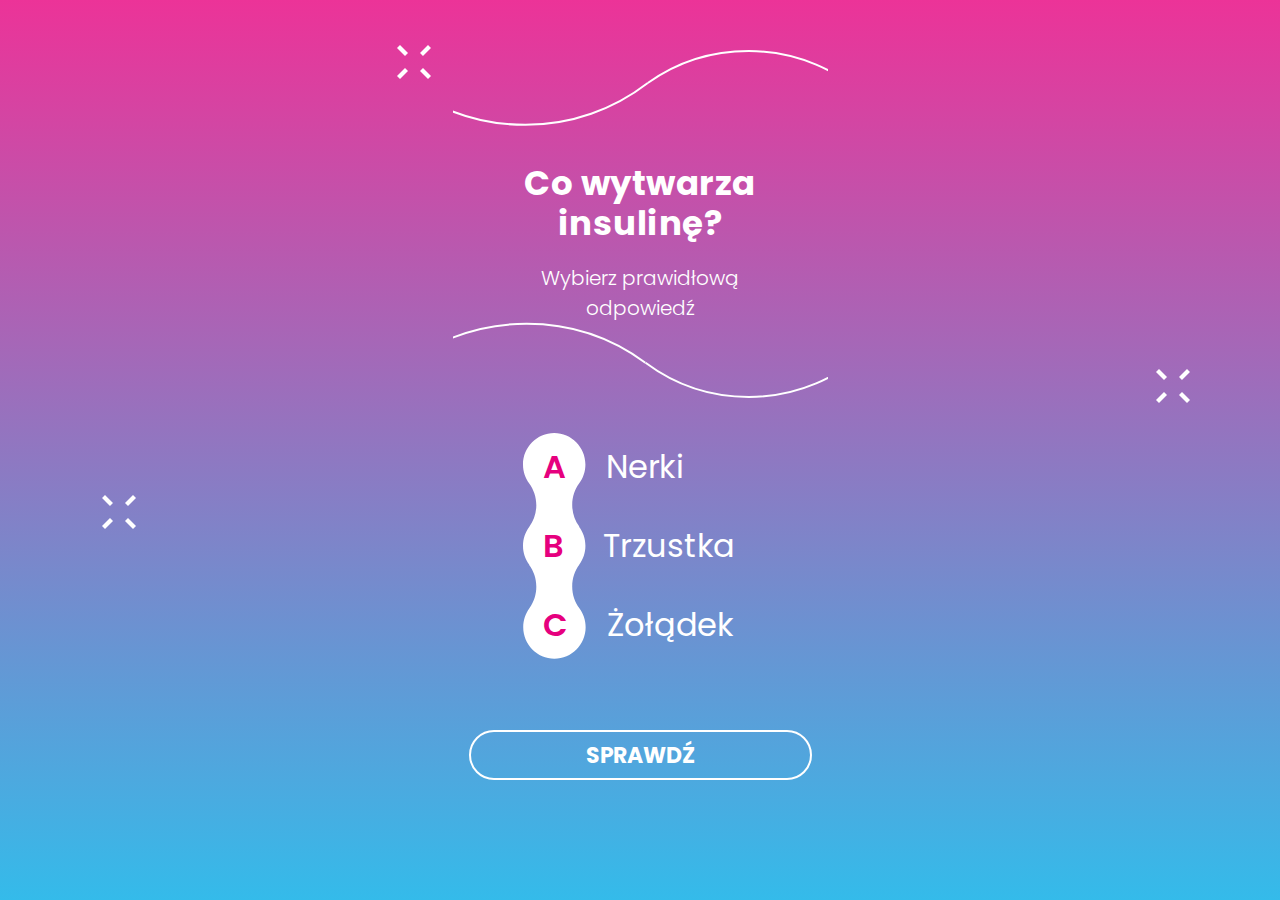
<file: index.html>
<!DOCTYPE html>
<html lang="pl">
<head>
    <meta charset="UTF-8">
    <meta http-equiv="X-UA-Compatible" content="IE=edge">
    <meta name="viewport" content="width=device-width, initial-scale=1.0">
    <title>Zadanie</title>
    <link rel="stylesheet" href="style.css">
    <!-- <link rel="preconnect" href="https://fonts.googleapis.com">
    <link rel="preconnect" href="https://fonts.gstatic.com" crossorigin> -->
    <link href="https://fonts.googleapis.com/css2?family=Poppins:wght@200;300;500&display=swap" rel="stylesheet">
</head>
<body>
    <div class="container">
        <svg class="star" width="34" height="34" viewBox="0 0 34 34" fill="none" xmlns="http://www.w3.org/2000/svg">
            <path d="M8 26L3 31" stroke="white" stroke-width="4.2283" stroke-miterlimit="10" stroke-linecap="square"/>
            <path d="M31 3L26 8" stroke="white" stroke-width="4.2283" stroke-miterlimit="10" stroke-linecap="square"/>
            <path d="M8 8L3 3" stroke="white" stroke-width="4.2283" stroke-miterlimit="10" stroke-linecap="square"/>
            <path d="M31 31L26 26" stroke="white" stroke-width="4.2283" stroke-miterlimit="10" stroke-linecap="square"/>
            </svg>

            <svg class="star2" width="34" height="34" viewBox="0 0 34 34" fill="none" xmlns="http://www.w3.org/2000/svg">
            <path d="M8 26L3 31" stroke="white" stroke-width="4.2283" stroke-miterlimit="10" stroke-linecap="square"/>
            <path d="M31 3L26 8" stroke="white" stroke-width="4.2283" stroke-miterlimit="10" stroke-linecap="square"/>
            <path d="M8 8L3 3" stroke="white" stroke-width="4.2283" stroke-miterlimit="10" stroke-linecap="square"/>
            <path d="M31 31L26 26" stroke="white" stroke-width="4.2283" stroke-miterlimit="10" stroke-linecap="square"/>
            </svg>

            <svg class="star3" width="34" height="34" viewBox="0 0 34 34" fill="none" xmlns="http://www.w3.org/2000/svg">
            <path d="M8 26L3 31" stroke="white" stroke-width="4.2283" stroke-miterlimit="10" stroke-linecap="square"/>
            <path d="M31 3L26 8" stroke="white" stroke-width="4.2283" stroke-miterlimit="10" stroke-linecap="square"/>
            <path d="M8 8L3 3" stroke="white" stroke-width="4.2283" stroke-miterlimit="10" stroke-linecap="square"/>
            <path d="M31 31L26 26" stroke="white" stroke-width="4.2283" stroke-miterlimit="10" stroke-linecap="square"/>
            </svg>
            
        <section class="main">
            <svg class="svg-image" viewBox="0 0 375 350" fill="none" xmlns="http://www.w3.org/2000/svg">
                <path d="M194.75 33.06C223.1 12.72 258.27 1 295.84 1C391.37 1 468.82 78.44 468.82 173.98C468.82 269.52 391.38 346.96 295.84 346.96C257.12 346.96 221.37 334.24 192.55 312.76" stroke="white" stroke-width="2" stroke-miterlimit="10"/>
                <path d="M194.75 33.06C160.93 59.24 118.48 74.82 72.4 74.82C28 74.82 -13.03 60.36 -46.21 35.88" stroke="white" stroke-width="2" stroke-miterlimit="10"/>
                <path d="M-48.63 315.5C-47.58 314.68 -46.5 313.88 -45.43 313.07C-12.15 288.36 29.08 273.74 73.71 273.74C118.11 273.74 159.14 288.21 192.33 312.68" stroke="white" stroke-width="2" stroke-miterlimit="10"/>     
            </svg>
                
            <h1>Co wytwarza<br>insulinę?</h1>
            <p>Wybierz prawidłową<br>odpowiedź</p>
            
        </section>
        <svg class="answers-image" width="63" height="226" viewBox="0 0 63 226" fill="none" xmlns="http://www.w3.org/2000/svg">
            <path d="M56.3753 175.235C60.3083 180.502 62.6392 187.054 62.6392 194.157C62.6392 211.543 48.668 225.638 31.4332 225.638C14.1985 225.638 0.225515 211.544 0.225515 194.157C0.225515 187.099 2.52758 180.584 6.41727 175.333L6.29098 175.237C6.43531 175.038 6.57964 174.836 6.72217 174.634C10.8753 168.703 13.3162 161.464 13.3162 153.649C13.3162 145.51 10.6696 137.99 6.19356 131.928L6.32706 131.824C2.35799 126.543 0 119.958 0 112.817C0 105.663 2.36881 99.0639 6.35593 93.7771L6.29278 93.7297C10.7093 87.6912 13.318 80.2259 13.318 72.1436C13.318 64.0213 10.6822 56.5159 6.22242 50.4592L6.27835 50.4174C2.33814 45.1469 0 38.5915 0 31.481C0 14.0935 13.9711 0 31.2077 0C48.4443 0 62.4155 14.0935 62.4155 31.481C62.4155 38.5424 60.1116 45.0595 56.2201 50.31L56.2327 50.3191C51.818 56.3594 49.2075 63.8247 49.2075 71.907C49.2075 80.0294 51.8451 87.5329 56.3031 93.5896L56.0595 93.7734C60.0485 99.0621 62.4173 105.661 62.4173 112.819C62.4173 119.928 60.0809 126.487 56.1407 131.755L56.2327 131.824C51.818 137.865 49.2075 145.33 49.2075 153.412C49.2075 161.593 51.883 169.144 56.3969 175.222L56.3753 175.235Z" fill="white"/>
            </svg>
            
            <section class="answers">
                <p id="answ_a"><span>A</span> Nerki</p>
                <p id="answ_b"><span>B</span> Trzustka</p>
                <p id="answ_c"><span>C</span> Żołądek</p>
            </section>
            <section class="check">
                <button id="gotoReplay">Sprawdź</button>
            </section>
    </div>
    <script src="main.js"></script>
</body>
</html>
</file>
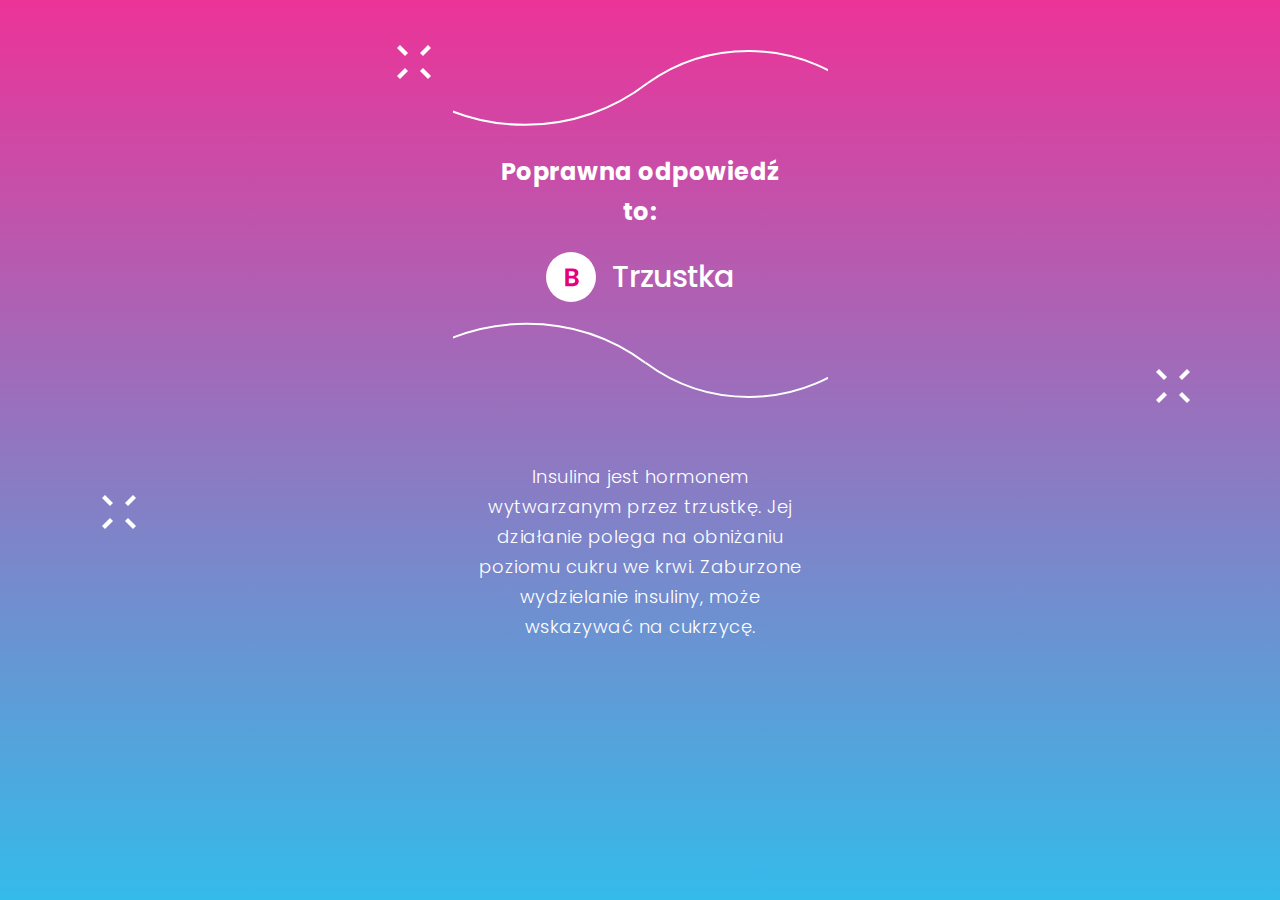
<file: replay.html>
<!DOCTYPE html>
<html lang="pl">
<head>
    <meta charset="UTF-8">
    <meta http-equiv="X-UA-Compatible" content="IE=edge">
    <meta name="viewport" content="width=device-width, initial-scale=1.0">
    <title>Zadanie</title>
    <link rel="stylesheet" href="replay.css">
    <!-- <link rel="preconnect" href="https://fonts.googleapis.com">
    <link rel="preconnect" href="https://fonts.gstatic.com" crossorigin> -->
    <link href="https://fonts.googleapis.com/css2?family=Poppins:wght@200;300;500&display=swap" rel="stylesheet">
</head>
<body>
    <div class="container">
        <svg class="star" width="34" height="34" viewBox="0 0 34 34" fill="none" xmlns="http://www.w3.org/2000/svg">
            <path d="M8 26L3 31" stroke="white" stroke-width="4.2283" stroke-miterlimit="10" stroke-linecap="square"/>
            <path d="M31 3L26 8" stroke="white" stroke-width="4.2283" stroke-miterlimit="10" stroke-linecap="square"/>
            <path d="M8 8L3 3" stroke="white" stroke-width="4.2283" stroke-miterlimit="10" stroke-linecap="square"/>
            <path d="M31 31L26 26" stroke="white" stroke-width="4.2283" stroke-miterlimit="10" stroke-linecap="square"/>
            </svg>

            <svg class="star2" width="34" height="34" viewBox="0 0 34 34" fill="none" xmlns="http://www.w3.org/2000/svg">
            <path d="M8 26L3 31" stroke="white" stroke-width="4.2283" stroke-miterlimit="10" stroke-linecap="square"/>
            <path d="M31 3L26 8" stroke="white" stroke-width="4.2283" stroke-miterlimit="10" stroke-linecap="square"/>
            <path d="M8 8L3 3" stroke="white" stroke-width="4.2283" stroke-miterlimit="10" stroke-linecap="square"/>
            <path d="M31 31L26 26" stroke="white" stroke-width="4.2283" stroke-miterlimit="10" stroke-linecap="square"/>
            </svg>

            <svg class="star3" width="34" height="34" viewBox="0 0 34 34" fill="none" xmlns="http://www.w3.org/2000/svg">
            <path d="M8 26L3 31" stroke="white" stroke-width="4.2283" stroke-miterlimit="10" stroke-linecap="square"/>
            <path d="M31 3L26 8" stroke="white" stroke-width="4.2283" stroke-miterlimit="10" stroke-linecap="square"/>
            <path d="M8 8L3 3" stroke="white" stroke-width="4.2283" stroke-miterlimit="10" stroke-linecap="square"/>
            <path d="M31 31L26 26" stroke="white" stroke-width="4.2283" stroke-miterlimit="10" stroke-linecap="square"/>
            </svg>           
            
        <section class="main">
            <svg class="svg-image" viewBox="0 0 375 350" fill="none" xmlns="http://www.w3.org/2000/svg">
                <path d="M194.75 33.06C223.1 12.72 258.27 1 295.84 1C391.37 1 468.82 78.44 468.82 173.98C468.82 269.52 391.38 346.96 295.84 346.96C257.12 346.96 221.37 334.24 192.55 312.76" stroke="white" stroke-width="2" stroke-miterlimit="10"/>
                <path d="M194.75 33.06C160.93 59.24 118.48 74.82 72.4 74.82C28 74.82 -13.03 60.36 -46.21 35.88" stroke="white" stroke-width="2" stroke-miterlimit="10"/>
                <path d="M-48.63 315.5C-47.58 314.68 -46.5 313.88 -45.43 313.07C-12.15 288.36 29.08 273.74 73.71 273.74C118.11 273.74 159.14 288.21 192.33 312.68" stroke="white" stroke-width="2" stroke-miterlimit="10"/>     
            </svg>
                
            <h1>Poprawna odpowiedź<br>to:</h1>
            <div class="correct-replay">
                <svg width="50" height="50" viewBox="0 0 63 63" fill="none" xmlns="http://www.w3.org/2000/svg">
                    <circle cx="31.5" cy="31.5" r="31.5" fill="white"/>
                    <path d="M36.9576 31.544C38.2162 31.7787 39.2509 32.408 40.0616 33.432C40.8722 34.456 41.2776 35.6293 41.2776 36.952C41.2776 38.1467 40.9789 39.2027 40.3816 40.12C39.8056 41.016 38.9629 41.72 37.8536 42.232C36.7442 42.744 35.4322 43 33.9176 43H24.2856V20.664H33.5016C35.0162 20.664 36.3176 20.9093 37.4056 21.4C38.5149 21.8907 39.3469 22.5733 39.9016 23.448C40.4776 24.3227 40.7656 25.3147 40.7656 26.424C40.7656 27.7253 40.4136 28.8133 39.7096 29.688C39.0269 30.5627 38.1096 31.1813 36.9576 31.544ZM28.7656 29.88H32.8616C33.9282 29.88 34.7496 29.6453 35.3256 29.176C35.9016 28.6853 36.1896 27.992 36.1896 27.096C36.1896 26.2 35.9016 25.5067 35.3256 25.016C34.7496 24.5253 33.9282 24.28 32.8616 24.28H28.7656V29.88ZM33.2776 39.352C34.3656 39.352 35.2082 39.096 35.8056 38.584C36.4242 38.072 36.7336 37.3467 36.7336 36.408C36.7336 35.448 36.4136 34.7013 35.7736 34.168C35.1336 33.6133 34.2696 33.336 33.1816 33.336H28.7656V39.352H33.2776Z" fill="#E6007E"/>
                    </svg>
                <p>Trzustka</p>                    
            </div>


        </section>
        <p class="explanation">Insulina jest hormonem wytwarzanym przez trzustkę. Jej działanie polega na obniżaniu poziomu cukru we krwi. Zaburzone wydzielanie insuliny, może wskazywać na cukrzycę.</p>
    </div>
    <script src="main.js"></script>
</body>
</html>
</file>
<file: style.css>
* {
    font-family: 'Poppins', sans-serif;
    margin: 0;
    padding: 0;
    box-sizing: border-box;
}

body{
    height: auto;    
    width: 100vw;
    display: flex;
    justify-content: center;
    align-items: center;
    background: rgb(236,51,152);
    background: linear-gradient(180deg, rgba(236,51,152,1) 0%, rgba(52,187,234,1) 100%);
    background-repeat: no-repeat;
    background-size: auto;
    overflow-x: hidden;
}

.container {
    width: 375px;
    min-height: 100vh;
    max-height: max-content;
    overflow-x: hidden;
}

.main {
    width: 100%;
    height: auto;
    display: flex;
    flex-direction: column;
    justify-content: center;
    align-items: center;
}

.main h1 {
    text-align: center;
    margin-bottom: 20px;
    color: #ffffff;
    font-weight: 700;
    font-size: 34px;
    line-height: 40px;
    letter-spacing: 0.5px;
    margin-top: 43.5%;
}

.main p {
    margin: 0px;
    text-align: center;
    color: #ffffff;
    font-weight: 300;
    font-size: 20px;
    line-height: 30px;
}

.svg-image {
    position: absolute;
    top: 50px;
    display: block;
    width: 375px;
    overflow: hidden;
}

.answers-image {
    position: absolute;
    margin-top: 110px;
    margin-left: 70px;
    
}

.answers {
    display: flex;
    flex-direction: column;
    margin-top: 120px;
    margin-bottom: 50px;
}

.answers p {
    font-weight: 400;
    font-size: 32px;
    line-height: 48px;
    letter-spacing: 0.5px;
    color: #ffffff;
    margin-left: 90px;
    z-index: 1;
    margin-bottom: 31px;
    cursor: pointer;
    transition: all 0.3s ease-in-out;
}

.answers p span {
    color: #E6007E;
    margin-right: 30px;
    font-weight: 600;
    line-height: 48px;
}

.check {
    display: flex;
    justify-content: center;
    align-items: center;
}

.check button {
    font-weight: 700;
    font-size: 22px;
    line-height: 33px;
    display: flex;
    justify-content: center;
    align-items: center;
    text-align: center;
    background: none;
    width: 343px;
    height: 50px;
    margin-bottom: 50px;
    text-transform: uppercase;
    border: 2px solid #ffffff;
    border-radius: 25px;
    color: #ffffff;
}

.star {
    position: absolute;
    left: 31%;
    top: 5%;
}

.star2 {
    position: absolute;
    top: 41%;
    right: 7%;
}

.star3 {
    position: absolute;
    top: 55%;
    left: 8%;
}
</file>
<file: replay.css>
* {
    font-family: 'Poppins', sans-serif;
    margin: 0;
    padding: 0;
    box-sizing: border-box;
}

body{
    height: auto;    
    width: 100vw;
    display: flex;
    justify-content: center;
    align-items: center;
    background: rgb(236,51,152);
    background: linear-gradient(180deg, rgba(236,51,152,1) 0%, rgba(52,187,234,1) 100%);
    background-repeat: no-repeat;
    background-size: auto;
    overflow-x: hidden;
}

.container {
    width: 375px;
    min-height: 100vh;
    max-height: max-content;
    overflow-x: hidden;
}

.main {
    width: 100%;
    height: auto;
    display: flex;
    flex-direction: column;
    justify-content: center;
    align-items: center;
}

.main h1 {
    text-align: center;
    margin-bottom: 20px;
    color: #ffffff;
    font-weight: 700;
    font-size: 24px;
    line-height: 40px;
    letter-spacing: 0.5px;
    margin-top: 40.5%;
}

.main p {
    margin: 0px;
    text-align: center;
    color: #ffffff;
    font-weight: 300;
    font-size: 20px;
    line-height: 30px;
}

.correct-replay {
    display: flex;
    flex-direction: row;
    justify-content: center;
    align-items: center;
}

.correct-replay p {
    margin: 0px;
    margin-left: 16px;
    font-weight: 500;
    font-size: 30px;
    line-height: 45px;
}

.explanation {
    margin-top: 160px;
    font-weight: 300;
    font-size: 18px;
    line-height: 30px;
    letter-spacing: 0.5px;
    color: #ffffff;
    text-align: center;
    margin-left: 15px;
    margin-right: 15px;
}

.svg-image {
    position: absolute;
    top: 50px;
    display: block;
    width: 375px;
    overflow: hidden;
}

.answers-image {
    position: absolute;
    margin-top: 110px;
    margin-left: 70px;
    
}

.answers {
    display: flex;
    flex-direction: column;
    margin-top: 120px;
    margin-bottom: 50px;
}

.answers p {
    font-weight: 400;
    font-size: 32px;
    line-height: 48px;
    letter-spacing: 0.5px;
    color: #ffffff;
    margin-left: 90px;
    z-index: 1;
    margin-bottom: 31px;
    cursor: pointer;
    transition: all 0.3s ease-in-out;
}

.answers p span {
    color: #E6007E;
    margin-right: 30px;
    font-weight: 600;
    line-height: 48px;
}

.check {
    display: flex;
    justify-content: center;
    align-items: center;
}

.check button {
    font-weight: 700;
    font-size: 22px;
    line-height: 33px;
    display: flex;
    justify-content: center;
    align-items: center;
    text-align: center;
    background: none;
    width: 343px;
    height: 50px;
    margin-bottom: 50px;
    text-transform: uppercase;
    border: 2px solid #ffffff;
    border-radius: 25px;
    color: #ffffff;
}

.star {
    position: absolute;
    left: 31%;
    top: 5%;
}

.star2 {
    position: absolute;
    top: 41%;
    right: 7%;
}

.star3 {
    position: absolute;
    top: 55%;
    left: 8%;
}
</file>
